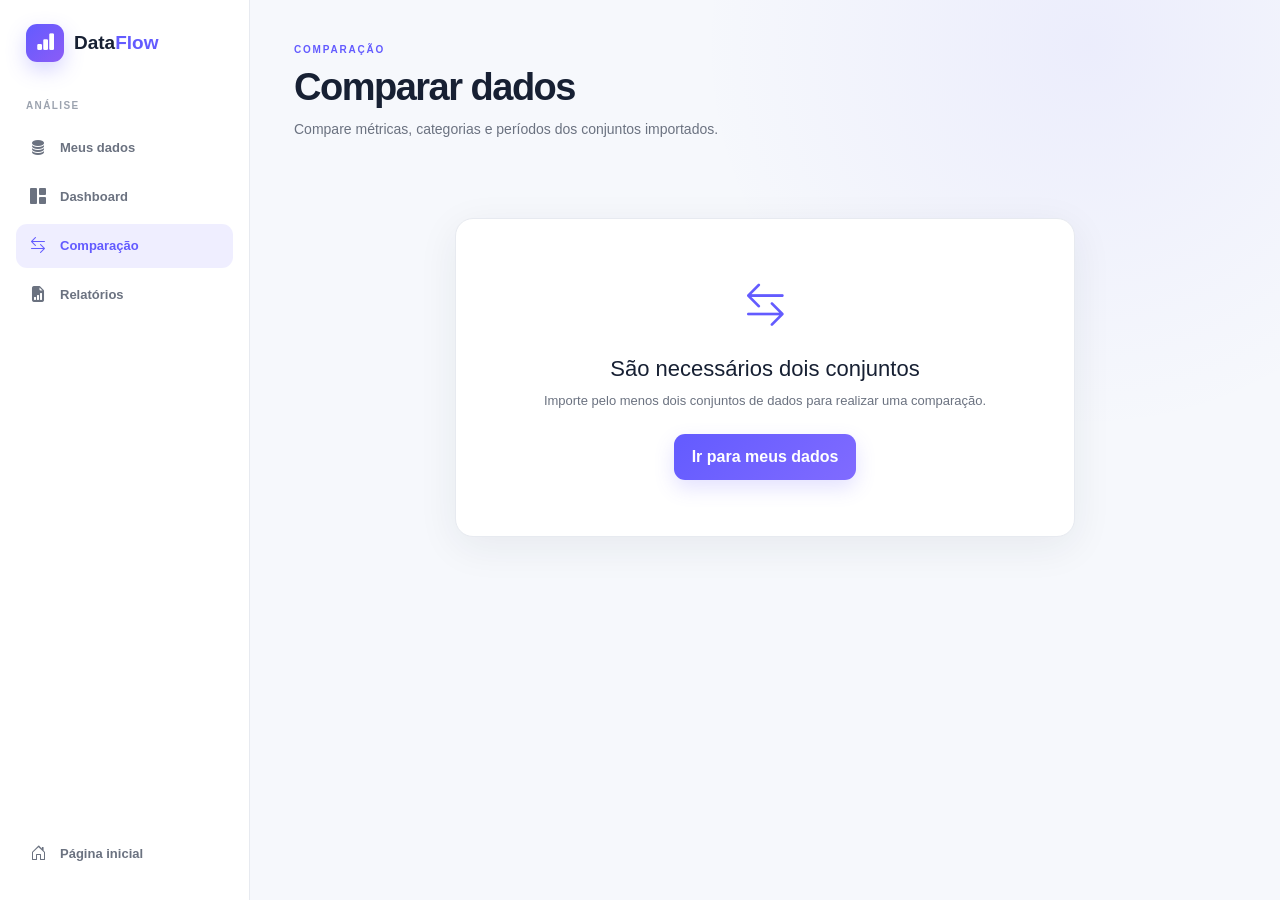
<file: comparison.html>
<!DOCTYPE html>
<html lang="pt-BR">
<head>
    <meta charset="UTF-8">
    <meta name="viewport" content="width=device-width, initial-scale=1.0">
    <title>Comparação — DataFlow</title>
    <link href="https://cdn.jsdelivr.net/npm/bootstrap@5.3.3/dist/css/bootstrap.min.css" rel="stylesheet">
    <link href="https://cdn.jsdelivr.net/npm/bootstrap-icons@1.11.3/font/bootstrap-icons.css" rel="stylesheet">
    <link rel="stylesheet" href="css/style.css">
    <link rel="stylesheet" href="css/dashboard.css">
</head>
<body class="dashboard-body">
<div class="dashboard-wrapper">
    <aside class="sidebar" id="sidebar">
        <div class="sidebar-brand">
            <div class="brand-icon"><i class="bi bi-bar-chart-fill"></i></div>
            <span>Data<span class="brand-highlight">Flow</span></span>
        </div>
        <nav class="sidebar-nav">
            <span class="sidebar-label">ANÁLISE</span>
            <a href="datasets.html" class="sidebar-link"><i class="bi bi-database-fill"></i><span>Meus dados</span></a>
            <a href="dashboard.html" class="sidebar-link"><i class="bi bi-grid-1x2-fill"></i><span>Dashboard</span></a>
            <a href="comparison.html" class="sidebar-link active" aria-current="page"><i class="bi bi-arrow-left-right"></i><span>Comparação</span></a>
            <a href="reports.html" class="sidebar-link"><i class="bi bi-file-earmark-bar-graph-fill"></i><span>Relatórios</span></a>
        </nav>
        <a href="index.html" class="sidebar-link sidebar-home"><i class="bi bi-house-door"></i><span>Página inicial</span></a>
    </aside>
    <main class="dashboard-main">
        <button class="sidebar-toggle" id="sidebarToggle" type="button" aria-label="Abrir menu"><i class="bi bi-list"></i></button>
        <header class="dashboard-header">
            <div>
                <span class="page-overline">COMPARAÇÃO</span>
                <h1>Comparar dados</h1>
                <p>Compare métricas, categorias e períodos dos conjuntos importados.</p>
            </div>
        </header>
        <section id="comparisonWorkspace" class="dashboard-workspace">
            <div id="comparisonEmpty" class="empty-state d-none">
                <i class="bi bi-arrow-left-right"></i>
                <h2>São necessários dois conjuntos</h2>
                <p>Importe pelo menos dois conjuntos de dados para realizar uma comparação.</p>
                <a href="datasets.html" class="btn btn-primary-custom">Ir para meus dados</a>
            </div>
            <div id="comparisonPanel" class="comparison-panel d-none">
                <section class="dashboard-card comparison-config">
                    <div><span class="selection-step">ETAPA 5</span><h2>Configure a comparação</h2><p>Escolha dois conjuntos e uma métrica numérica de cada um.</p></div>
                    <div class="comparison-select-grid">
                        <label>Conjunto A<select id="comparisonDatasetA" class="form-select"></select></label>
                        <label>Métrica A<select id="comparisonMetricA" class="form-select"></select></label>
                        <label>Conjunto B<select id="comparisonDatasetB" class="form-select"></select></label>
                        <label>Métrica B<select id="comparisonMetricB" class="form-select"></select></label>
                    </div>
                </section>
                <section id="comparisonResult" class="comparison-result d-none">
                    <div id="comparisonCards" class="comparison-cards"></div>
                    <div class="dashboard-card comparison-table-card">
                        <h2>Resumo comparativo</h2>
                        <div class="table-responsive"><table class="table dataflow-table"><thead><tr><th>Indicador</th><th id="comparisonNameA">A</th><th id="comparisonNameB">B</th><th>Diferença B − A</th></tr></thead><tbody id="comparisonTableBody"></tbody></table></div>
                    </div>
                </section>
            </div>
        </section>
    </main>
</div>
<script src="js/storage.js"></script>
<script src="js/analytics.js"></script>
<script src="js/comparison.js"></script>
<script src="js/app.js"></script>
</body>
</html>
</file>
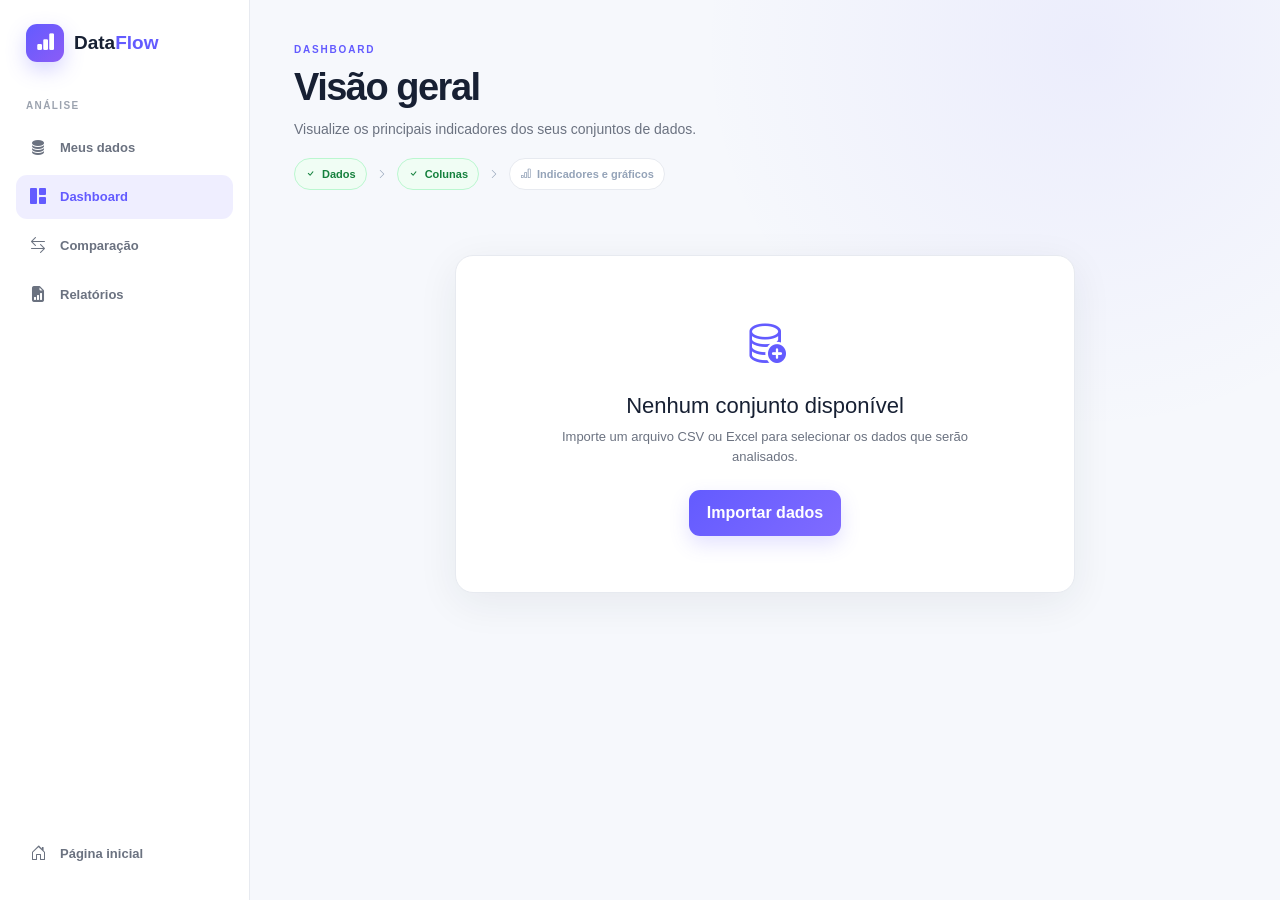
<file: dashboard.html>
<!DOCTYPE html>
<html lang="pt-BR">
<head>
    <meta charset="UTF-8">
    <meta name="viewport" content="width=device-width, initial-scale=1.0">
    <title>Dashboard — DataFlow</title>
    <link href="https://cdn.jsdelivr.net/npm/bootstrap@5.3.3/dist/css/bootstrap.min.css" rel="stylesheet">
    <link href="https://cdn.jsdelivr.net/npm/bootstrap-icons@1.11.3/font/bootstrap-icons.css" rel="stylesheet">
    <link rel="stylesheet" href="css/style.css">
    <link rel="stylesheet" href="css/dashboard.css">
</head>
<body class="dashboard-body">
<div class="dashboard-wrapper">
    <aside class="sidebar" id="sidebar">
        <div class="sidebar-brand">
            <div class="brand-icon"><i class="bi bi-bar-chart-fill"></i></div>
            <span>Data<span class="brand-highlight">Flow</span></span>
        </div>
        <nav class="sidebar-nav">
            <span class="sidebar-label">ANÁLISE</span>
            <a href="datasets.html" class="sidebar-link"><i class="bi bi-database-fill"></i><span>Meus dados</span></a>
            <a href="dashboard.html" class="sidebar-link active" aria-current="page"><i class="bi bi-grid-1x2-fill"></i><span>Dashboard</span></a>
            <a href="comparison.html" class="sidebar-link"><i class="bi bi-arrow-left-right"></i><span>Comparação</span></a>
            <a href="reports.html" class="sidebar-link"><i class="bi bi-file-earmark-bar-graph-fill"></i><span>Relatórios</span></a>
        </nav>
        <a href="index.html" class="sidebar-link sidebar-home"><i class="bi bi-house-door"></i><span>Página inicial</span></a>
    </aside>
    <main class="dashboard-main">
        <button class="sidebar-toggle" id="sidebarToggle" type="button" aria-label="Abrir menu"><i class="bi bi-list"></i></button>
        <header class="dashboard-header">
            <div>
                <span class="page-overline">DASHBOARD</span>
                <h1>Visão geral</h1>
                <p>Visualize os principais indicadores dos seus conjuntos de dados.</p>
            </div>
        </header>
        <div class="dashboard-progress" aria-label="Etapas do Dashboard">
            <span class="done"><i class="bi bi-check"></i> Dados</span>
            <i class="bi bi-chevron-right"></i>
            <span class="done"><i class="bi bi-check"></i> Colunas</span>
            <i class="bi bi-chevron-right"></i>
            <span><i class="bi bi-bar-chart"></i> Indicadores e gráficos</span>
        </div>
        <section id="dashboardWorkspace" class="dashboard-workspace">
            <div id="dashboardEmptyState" class="empty-state d-none">
                <i class="bi bi-database-add"></i>
                <h2>Nenhum conjunto disponível</h2>
                <p>Importe um arquivo CSV ou Excel para selecionar os dados que serão analisados.</p>
                <a href="datasets.html" class="btn btn-primary-custom">Importar dados</a>
            </div>

            <div id="datasetSelectionPanel" class="dataset-selection-panel d-none">
                <section class="dashboard-card dataset-selector-card">
                    <div class="dataset-selector-copy">
                        <span class="selection-step">ETAPA 1</span>
                        <h2>Escolha o conjunto de dados</h2>
                        <p>Selecione qual arquivo será usado nas próximas análises do Dashboard.</p>
                    </div>

                    <div class="dataset-selector-control">
                        <label class="form-label" for="dashboardDatasetSelect">Conjunto de dados</label>
                        <select class="form-select" id="dashboardDatasetSelect">
                            <option value="">Selecione um conjunto</option>
                        </select>
                    </div>
                </section>

                <section id="selectedDatasetSummary" class="selected-dataset-summary d-none" aria-live="polite">
                    <div class="selected-dataset-heading">
                        <div class="selected-dataset-icon">
                            <i class="bi bi-file-earmark-spreadsheet"></i>
                        </div>
                        <div>
                            <span>CONJUNTO SELECIONADO</span>
                            <h3 id="selectedDatasetName"></h3>
                            <p id="selectedDatasetDescription"></p>
                        </div>
                        <span class="status-badge selected-status">
                            <i class="bi bi-check-circle-fill"></i>
                            Pronto para analisar
                        </span>
                    </div>

                    <div class="selected-dataset-meta">
                        <div><small>Registros</small><strong id="selectedDatasetRows">0</strong></div>
                        <div><small>Colunas</small><strong id="selectedDatasetColumns">0</strong></div>
                        <div><small>Formato</small><strong id="selectedDatasetFormat">—</strong></div>
                        <div><small>Atualizado</small><strong id="selectedDatasetUpdated">—</strong></div>
                    </div>

                    <div class="next-step-note">
                        <i class="bi bi-info-circle"></i>
                        <span>Agora escolha abaixo quais colunas serão usadas na análise.</span>
                    </div>
                </section>

                <section id="columnSelectionPanel" class="column-selection-panel d-none" aria-live="polite">
                    <div class="column-selection-heading">
                        <div>
                            <span class="selection-step">ETAPA 2</span>
                            <h2>Escolha as colunas da análise</h2>
                            <p>Defina como os dados serão agrupados e qual valor será calculado.</p>
                        </div>
                        <span id="columnSelectionStatus" class="column-selection-status">
                            <i class="bi bi-circle"></i>
                            Selecione as duas colunas
                        </span>
                    </div>

                    <div class="column-selection-grid">
                        <div class="column-field-card">
                            <div class="column-field-icon category"><i class="bi bi-tags"></i></div>
                            <div class="column-field-copy">
                                <label for="categoryColumnSelect">Categoria ou período</label>
                                <small>Coluna usada para agrupar os resultados, como região, produto ou data.</small>
                            </div>
                            <select class="form-select" id="categoryColumnSelect">
                                <option value="">Selecione uma coluna</option>
                            </select>
                        </div>

                        <div class="column-field-card">
                            <div class="column-field-icon metric"><i class="bi bi-123"></i></div>
                            <div class="column-field-copy">
                                <label for="metricColumnSelect">Métrica numérica</label>
                                <small>Coluna usada nos cálculos, como quantidade, valor ou prazo.</small>
                            </div>
                            <select class="form-select" id="metricColumnSelect">
                                <option value="">Selecione uma coluna numérica</option>
                            </select>
                        </div>
                    </div>

                    <div id="columnSelectionWarning" class="column-selection-warning d-none">
                        <i class="bi bi-exclamation-triangle"></i>
                        <span></span>
                    </div>

                    <div id="columnSelectionReady" class="column-selection-ready d-none">
                        <i class="bi bi-check-circle-fill"></i>
                        <div>
                            <strong>Configuração salva</strong>
                            <span id="columnSelectionSummary"></span>
                        </div>
                        <button id="viewChartsButton" class="btn btn-primary-custom btn-sm" type="button">
                            Ver indicadores e gráficos <i class="bi bi-arrow-down"></i>
                        </button>
                    </div>
                </section>

                <section id="dashboardAnalytics" class="dashboard-analytics d-none" aria-live="polite">
                    <div class="analytics-heading">
                        <div>
                            <span class="selection-step">ETAPA 3</span>
                            <h2>Indicadores da métrica</h2>
                            <p id="analyticsSubtitle"></p>
                        </div>
                    </div>

                    <div class="kpi-grid">
                        <article class="kpi-card"><span>Registros válidos</span><strong id="kpiCount">0</strong><i class="bi bi-list-check"></i></article>
                        <article class="kpi-card"><span>Total</span><strong id="kpiTotal">0</strong><i class="bi bi-calculator"></i></article>
                        <article class="kpi-card"><span>Média</span><strong id="kpiAverage">0</strong><i class="bi bi-activity"></i></article>
                        <article class="kpi-card"><span>Mínimo</span><strong id="kpiMin">0</strong><i class="bi bi-arrow-down"></i></article>
                        <article class="kpi-card"><span>Máximo</span><strong id="kpiMax">0</strong><i class="bi bi-arrow-up"></i></article>
                    </div>

                    <div class="chart-card">
                        <div class="chart-card-header">
                            <div>
                                <span class="selection-step">ETAPA 4</span>
                                <h2 id="chartTitle">Visualização por categoria</h2>
                            </div>
                        </div>
                        <div class="chart-type-gallery" id="chartTypeGallery" aria-label="Tipos de gráfico">
                            <button type="button" class="active" data-chart="bar"><i class="bi bi-bar-chart-fill"></i><span>Barras horizontais</span></button>
                            <button type="button" data-chart="horizontal"><i class="bi bi-bar-chart-steps"></i><span>Colunas</span></button>
                            <button type="button" data-chart="line"><i class="bi bi-graph-up"></i><span>Linhas</span></button>
                            <button type="button" data-chart="area"><i class="bi bi-graph-up-arrow"></i><span>Área</span></button>
                            <button type="button" data-chart="pie"><i class="bi bi-pie-chart-fill"></i><span>Pizza</span></button>
                            <button type="button" data-chart="doughnut"><i class="bi bi-circle"></i><span>Rosca</span></button>
                            <button type="button" data-chart="bar3d"><i class="bi bi-box-fill"></i><span>Barras 3D</span></button>
                        </div>
                        <div id="analyticsChart" class="analytics-chart"></div>
                        <p id="chartFootnote" class="chart-footnote"></p>
                    </div>
                </section>
            </div>
        </section>
    </main>
</div>
<script src="js/storage.js"></script>
<script src="js/dashboard.js"></script>
<script src="js/app.js"></script>
</body>
</html>
</file>
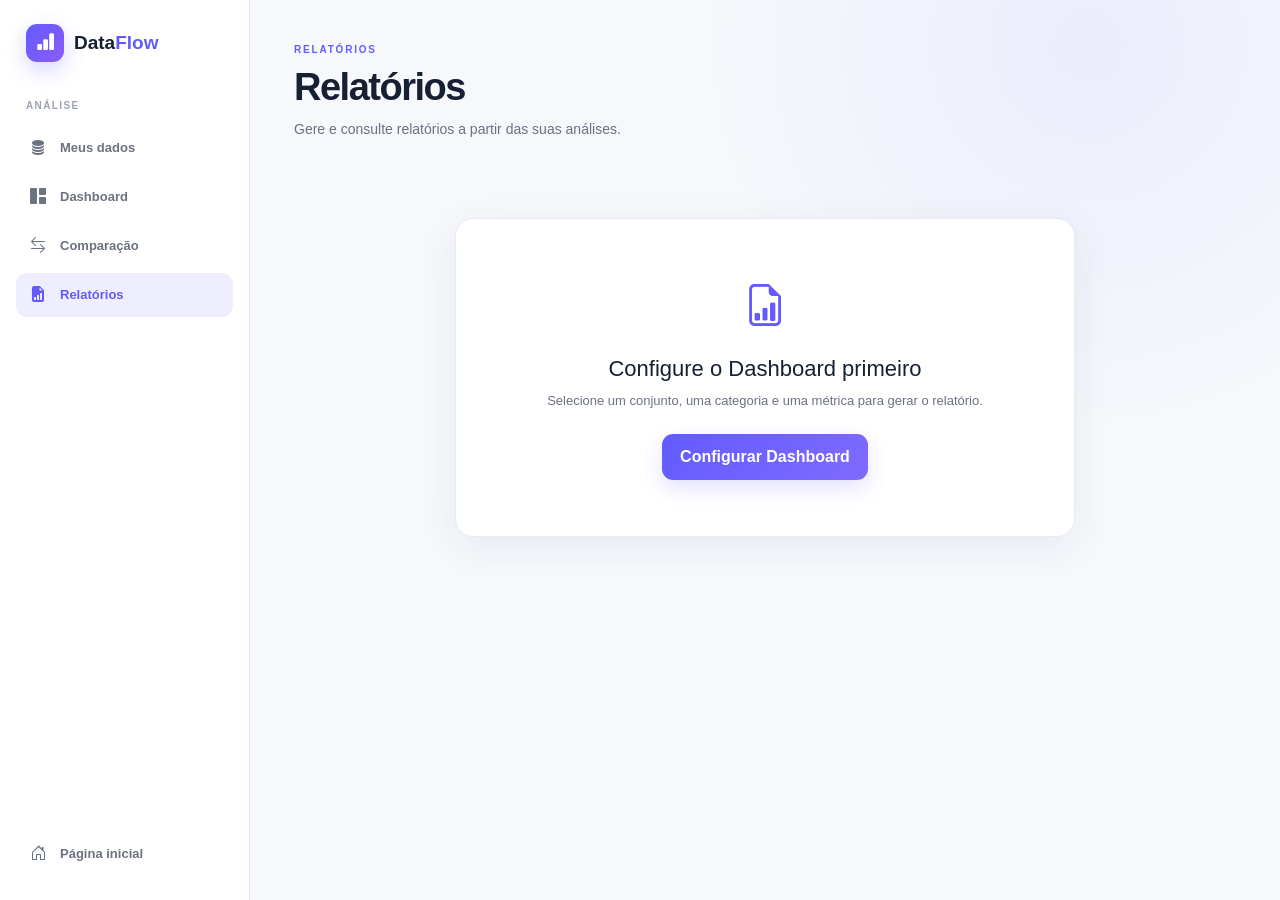
<file: reports.html>
<!DOCTYPE html>
<html lang="pt-BR">
<head>
    <meta charset="UTF-8">
    <meta name="viewport" content="width=device-width, initial-scale=1.0">
    <title>Relatórios — DataFlow</title>
    <link href="https://cdn.jsdelivr.net/npm/bootstrap@5.3.3/dist/css/bootstrap.min.css" rel="stylesheet">
    <link href="https://cdn.jsdelivr.net/npm/bootstrap-icons@1.11.3/font/bootstrap-icons.css" rel="stylesheet">
    <link rel="stylesheet" href="css/style.css">
    <link rel="stylesheet" href="css/dashboard.css">
</head>
<body class="dashboard-body">
<div class="dashboard-wrapper">
    <aside class="sidebar" id="sidebar">
        <div class="sidebar-brand">
            <div class="brand-icon"><i class="bi bi-bar-chart-fill"></i></div>
            <span>Data<span class="brand-highlight">Flow</span></span>
        </div>
        <nav class="sidebar-nav">
            <span class="sidebar-label">ANÁLISE</span>
            <a href="datasets.html" class="sidebar-link"><i class="bi bi-database-fill"></i><span>Meus dados</span></a>
            <a href="dashboard.html" class="sidebar-link"><i class="bi bi-grid-1x2-fill"></i><span>Dashboard</span></a>
            <a href="comparison.html" class="sidebar-link"><i class="bi bi-arrow-left-right"></i><span>Comparação</span></a>
            <a href="reports.html" class="sidebar-link active" aria-current="page"><i class="bi bi-file-earmark-bar-graph-fill"></i><span>Relatórios</span></a>
        </nav>
        <a href="index.html" class="sidebar-link sidebar-home"><i class="bi bi-house-door"></i><span>Página inicial</span></a>
    </aside>
    <main class="dashboard-main">
        <button class="sidebar-toggle" id="sidebarToggle" type="button" aria-label="Abrir menu"><i class="bi bi-list"></i></button>
        <header class="dashboard-header">
            <div>
                <span class="page-overline">RELATÓRIOS</span>
                <h1>Relatórios</h1>
                <p>Gere e consulte relatórios a partir das suas análises.</p>
            </div>
            <button id="printReportButton" class="btn btn-primary-custom d-none"><i class="bi bi-printer"></i> Imprimir / salvar PDF</button>
        </header>
        <section id="reportsWorkspace" class="dashboard-workspace">
            <div id="reportsEmpty" class="empty-state d-none">
                <i class="bi bi-file-earmark-bar-graph"></i>
                <h2>Configure o Dashboard primeiro</h2>
                <p>Selecione um conjunto, uma categoria e uma métrica para gerar o relatório.</p>
                <a href="dashboard.html" class="btn btn-primary-custom">Configurar Dashboard</a>
            </div>
            <article id="reportDocument" class="report-document d-none">
                <header class="report-header"><div><span>DATAFLOW</span><h1>Relatório de análise</h1><p id="reportGeneratedAt"></p></div><div class="report-brand-icon"><i class="bi bi-bar-chart-fill"></i></div></header>
                <section class="report-context"><div><small>Conjunto</small><strong id="reportDatasetName"></strong></div><div><small>Categoria</small><strong id="reportCategory"></strong></div><div><small>Métrica</small><strong id="reportMetric"></strong></div></section>
                <section id="reportKpis" class="report-kpis"></section>
                <section class="report-table-section"><h2>Resultados por categoria</h2><div class="table-responsive"><table class="table dataflow-table"><thead><tr><th>Categoria</th><th>Valor</th><th>Participação</th></tr></thead><tbody id="reportTableBody"></tbody></table></div></section>
                <footer class="report-footer">Relatório gerado localmente pelo DataFlow.</footer>
            </article>
        </section>
    </main>
</div>
<script src="js/storage.js"></script>
<script src="js/analytics.js"></script>
<script src="js/insights.js"></script>
<script src="js/app.js"></script>
</body>
</html>
</file>
<file: css/style.css>
:root {

    --primary: #635bff;
    --primary-dark: #5148e5;

    --secondary: #00b8a9;

    --background: #f6f8fc;
    --surface: #ffffff;

    --text: #172033;
    --text-muted: #6b7280;

    --border: #e7eaf0;

    --success: #22c55e;
    --warning: #f59e0b;
    --danger: #ef4444;

    --radius: 18px;

    --shadow:
        0 10px 40px rgba(30, 41, 59, .07);

}


* {
    box-sizing: border-box;
}


html {
    scroll-behavior: smooth;
}


body {

    margin: 0;

    font-family:
        'Inter',
        sans-serif;

    color: var(--text);

    background:
        var(--background);

}


a {
    text-decoration: none;
}


.brand-highlight {
    color: var(--primary);
}


.brand-icon {

    width: 38px;
    height: 38px;

    display: flex;
    align-items: center;
    justify-content: center;

    color: white;

    border-radius: 11px;

    background:
        linear-gradient(
            135deg,
            var(--primary),
            #8b5cf6
        );

    box-shadow:
        0 8px 20px rgba(99,91,255,.25);

}


.btn-primary-custom {

    border: none;

    color: white;

    background:
        linear-gradient(
            135deg,
            var(--primary),
            #806bff
        );

    border-radius: 11px;

    padding: 11px 18px;

    font-weight: 600;

    box-shadow:
        0 8px 20px rgba(99,91,255,.18);

    transition:
        transform .2s ease,
        box-shadow .2s ease;

}


.btn-primary-custom:hover {

    color: white;

    transform:
        translateY(-2px);

    box-shadow:
        0 12px 28px rgba(99,91,255,.28);

}


.btn-outline-custom {

    border:
        1px solid var(--border);

    color: var(--text);

    background: rgba(255,255,255,.6);

    border-radius: 11px;

    padding: 11px 18px;

    font-weight: 600;

}


.btn-outline-custom:hover {

    background: white;

    color: var(--primary);

    border-color: var(--primary);

}


/* NAVBAR */

.dataflow-navbar {

    background:
        rgba(246,248,252,.75);

    backdrop-filter:
        blur(20px);

    border-bottom:
        1px solid rgba(231,234,240,.7);

}


.navbar-brand {

    font-size: 20px;

    font-weight: 800;

    color: var(--text);

}


.nav-link {

    color: var(--text-muted);

    font-weight: 500;

}


.nav-link:hover {
    color: var(--primary);
}


/* HERO */

.hero-section {

    position: relative;

    overflow: hidden;

}


.hero-section::before {

    content: "";

    position: absolute;

    width: 600px;
    height: 600px;

    border-radius: 50%;

    background:
        radial-gradient(
            circle,
            rgba(99,91,255,.16),
            transparent 70%
        );

    top: 5%;
    right: -15%;

    pointer-events: none;

}


.hero-badge {

    display: inline-flex;

    align-items: center;

    gap: 8px;

    padding:
        8px 13px;

    border:
        1px solid rgba(99,91,255,.15);

    border-radius: 50px;

    color: var(--primary);

    background:
        rgba(99,91,255,.07);

    font-size: 13px;

    font-weight: 600;

}


.pulse-dot {

    width: 7px;
    height: 7px;

    border-radius: 50%;

    background: var(--success);

    box-shadow:
        0 0 0 5px rgba(34,197,94,.12);

}


.hero-title {

    font-size:
        clamp(3rem, 7vw, 6rem);

    line-height: .98;

    letter-spacing: -4px;

    font-weight: 800;

    margin:
        25px 0;

    max-width: 850px;

}


.gradient-text {

    background:
        linear-gradient(
            135deg,
            var(--primary),
            #a855f7,
            #00b8a9
        );

    -webkit-background-clip: text;

    background-clip: text;

    color: transparent;

}


.hero-description {

    max-width: 650px;

    font-size: 18px;

    line-height: 1.7;

    color: var(--text-muted);

}


.hero-actions {

    display: flex;

    gap: 12px;

    margin-top: 30px;

}


.hero-stats {

    display: flex;

    gap: 45px;

    margin-top: 55px;

}


.hero-stats div {

    display: flex;

    flex-direction: column;

}


.hero-stats strong {

    font-size: 22px;

}


.hero-stats span {

    font-size: 13px;

    color: var(--text-muted);

}


/* PREVIEW */

.hero-dashboard-preview {

    background:
        rgba(255,255,255,.8);

    backdrop-filter:
        blur(20px);

    border:
        1px solid rgba(255,255,255,.9);

    border-radius:
        22px;

    box-shadow:
        0 35px 80px rgba(30,41,59,.14);

    overflow: hidden;

    transform:
        perspective(1000px)
        rotateY(-5deg)
        rotateX(3deg);

}


.preview-header {

    height: 48px;

    display: flex;

    align-items: center;

    justify-content: space-between;

    padding: 0 16px;

    font-size: 11px;

    color: var(--text-muted);

    border-bottom:
        1px solid var(--border);

}


.preview-dots {

    display: flex;

    gap: 5px;

}


.preview-dots span {

    width: 7px;
    height: 7px;

    border-radius: 50%;

    background: #d1d5db;

}


.preview-content {
    padding: 20px;
}


.preview-card-row {

    display: grid;

    grid-template-columns:
        1fr 1fr;

    gap: 10px;

}


.mini-card {

    padding: 15px;

    background: #f8fafc;

    border:
        1px solid var(--border);

    border-radius: 12px;

}


.mini-card small {

    display: block;

    color: var(--text-muted);

    font-size: 10px;

}


.mini-card strong {

    display: block;

    margin:
        7px 0;

    font-size: 19px;

}


.positive {

    color: var(--success);

}


.mini-card .positive {

    font-size: 10px;

}


.fake-chart {

    margin-top: 15px;

    padding: 15px;

    border:
        1px solid var(--border);

    border-radius: 12px;

}


.chart-title {

    display: flex;

    justify-content: space-between;

    font-size: 11px;

    font-weight: 600;

}


.chart-title small {

    color: var(--text-muted);

}


.chart-bars {

    height: 150px;

    display: flex;

    align-items: end;

    gap: 9px;

    margin-top: 20px;

}


.chart-bars div {

    flex: 1;

    border-radius:
        6px 6px 2px 2px;

    background:
        linear-gradient(
            to top,
            var(--primary),
            #a78bfa
        );

}


/* SECTIONS */

.section-padding {

    padding:
        110px 0;

}


.section-heading {

    max-width: 720px;

    margin:
        0 auto;

}


.section-label {

    color: var(--primary);

    font-size: 12px;

    font-weight: 800;

    letter-spacing: 2px;

}


.section-heading h2 {

    font-size:
        clamp(2rem, 4vw, 3.5rem);

    font-weight: 800;

    letter-spacing: -2px;

    margin:
        15px 0;

}


.section-heading p {

    color: var(--text-muted);

    line-height: 1.7;

}


/* FEATURES */

.feature-card {

    height: 100%;

    padding: 30px;

    background: white;

    border:
        1px solid var(--border);

    border-radius:
        var(--radius);

    box-shadow:
        var(--shadow);

    transition:
        transform .25s ease,
        box-shadow .25s ease;

}


.feature-card:hover {

    transform:
        translateY(-7px);

    box-shadow:
        0 20px 50px rgba(30,41,59,.11);

}


.feature-icon {

    width: 52px;
    height: 52px;

    display: flex;

    align-items: center;
    justify-content: center;

    border-radius: 14px;

    font-size: 21px;

    margin-bottom: 25px;

}


.feature-icon.purple {

    color: var(--primary);

    background:
        rgba(99,91,255,.1);

}


.feature-icon.green {

    color: var(--success);

    background:
        rgba(34,197,94,.1);

}


.feature-icon.orange {

    color: var(--warning);

    background:
        rgba(245,158,11,.1);

}


.feature-card h3 {

    font-size: 19px;

    font-weight: 700;

}


.feature-card p {

    color: var(--text-muted);

    line-height: 1.7;

}


/* STEPS */

.steps-container {

    max-width: 800px;

    margin:
        60px auto 0;

}


.step {

    display: flex;

    gap: 25px;

    padding:
        30px 0;

    border-bottom:
        1px solid var(--border);

}


.step-number {

    color: var(--primary);

    font-weight: 800;

    font-size: 14px;

}


.step h3 {

    margin: 0 0 8px;

    font-size: 19px;

}


.step p {

    margin: 0;

    color: var(--text-muted);

    line-height: 1.6;

}


/* FOOTER */

.dataflow-footer {

    padding:
        30px 0;

    border-top:
        1px solid var(--border);

    color: var(--text-muted);

    font-size: 13px;

}


/* PARTICLES */

#particles-js {

    position: fixed;

    inset: 0;

    z-index: -1;

    pointer-events: none;

}


/* RESPONSIVE */

@media(max-width: 768px) {

    .hero-title {
        letter-spacing: -2px;
    }

    .hero-actions {
        flex-direction: column;
    }

    .hero-stats {
        gap: 20px;
    }

    .hero-dashboard-preview {
        margin-top: 50px;
    }

}

/* =========================
   DATASET ANALYZER
========================= */

.dataflow-modal {
    border: 1px solid var(--border);
    border-radius: 20px;
    overflow: hidden;
}

.dataset-analysis-empty {
    min-height: 420px;
    display: flex;
    flex-direction: column;
    align-items: center;
    justify-content: center;
    text-align: center;
    padding: 40px;
    border: 1px dashed var(--border);
    border-radius: 16px;
    background: #fafbfe;
    color: var(--text-muted);
}

.dataset-analysis-empty i {
    font-size: 42px;
    color: var(--primary);
    margin-bottom: 16px;
}

.dataset-analysis-empty h6 {
    color: var(--text);
    font-size: 16px;
    margin-bottom: 8px;
}

.dataset-analysis-empty p {
    max-width: 360px;
    margin: 0;
    font-size: 13px;
    line-height: 1.6;
}

.dataset-file-card {
    display: flex;
    align-items: center;
    gap: 12px;
    padding: 12px;
    border: 1px solid var(--border);
    border-radius: 14px;
    background: #fafbfe;
}

.dataset-file-icon {
    width: 42px;
    height: 42px;
    flex: 0 0 42px;
    display: flex;
    align-items: center;
    justify-content: center;
    border-radius: 12px;
    color: var(--success);
    background: rgba(34, 197, 94, .1);
    font-size: 20px;
}

.dataset-file-card strong,
.dataset-file-card small {
    display: block;
}

.dataset-file-card strong {
    overflow: hidden;
    text-overflow: ellipsis;
    white-space: nowrap;
}

.dataset-file-card small {
    margin-top: 2px;
    color: var(--text-muted);
    font-size: 11px;
}

.analysis-mini-card {
    min-height: 92px;
    padding: 14px;
    border: 1px solid var(--border);
    border-radius: 14px;
    background: #fff;
}

.analysis-mini-card i {
    display: block;
    color: var(--primary);
    font-size: 16px;
    margin-bottom: 6px;
}

.analysis-mini-card small,
.analysis-mini-card strong {
    display: block;
}

.analysis-mini-card small {
    color: var(--text-muted);
    font-size: 11px;
}

.analysis-mini-card strong {
    margin-top: 2px;
    font-size: 20px;
}

.dataset-analysis-section {
    padding: 16px;
    border: 1px solid var(--border);
    border-radius: 16px;
    background: #fff;
}

.dataset-analysis-section .dataflow-table {
    min-width: 520px;
}

.dataset-analysis-section .dataflow-table th {
    font-size: 11px;
}

.dataset-analysis-section .dataflow-table td {
    font-size: 12px;
    vertical-align: middle;
}

.column-type-badge {
    display: inline-flex;
    align-items: center;
    gap: 5px;
    padding: 5px 8px;
    border-radius: 8px;
    font-size: 10px;
    font-weight: 700;
}

.type-number {
    color: #4f46e5;
    background: rgba(99, 91, 255, .1);
}

.type-date {
    color: #0f766e;
    background: rgba(20, 184, 166, .1);
}

.type-text {
    color: #475569;
    background: rgba(100, 116, 139, .1);
}

@media(max-width: 768px) {
    .dataset-analysis-empty {
        min-height: 260px;
    }

    .dataset-file-card .badge {
        display: none;
    }
}
</file>
<file: css/dashboard.css>
/* =========================
   DATAFLOW — APP / DASHBOARD
========================= */

.dashboard-body {
    min-height: 100vh;
    background:
        radial-gradient(circle at 85% 5%, rgba(99,91,255,.07), transparent 28%),
        var(--background);
}

.dashboard-wrapper {
    min-height: 100vh;
    display: flex;
}

.sidebar {
    position: fixed;
    inset: 0 auto 0 0;
    z-index: 20;
    width: 250px;
    display: flex;
    flex-direction: column;
    padding: 24px 16px;
    background: rgba(255,255,255,.92);
    border-right: 1px solid var(--border);
    backdrop-filter: blur(18px);
}

.sidebar-brand {
    display: flex;
    align-items: center;
    gap: 10px;
    padding: 0 10px 28px;
    color: var(--text);
    font-size: 19px;
    font-weight: 800;
}

.sidebar-nav {
    display: flex;
    flex-direction: column;
    gap: 5px;
}

.sidebar-home {
    margin-top: auto;
}

.sidebar-toggle {
    display: none;
    width: 42px;
    height: 42px;
    margin-bottom: 20px;
    align-items: center;
    justify-content: center;
    border: 1px solid var(--border);
    border-radius: 11px;
    color: var(--text);
    background: #fff;
    font-size: 22px;
    box-shadow: var(--shadow);
}

.sidebar-label {
    margin: 8px 10px 8px;
    color: #9ca3af;
    font-size: 10px;
    font-weight: 800;
    letter-spacing: 1.4px;
}

.sidebar-link {
    display: flex;
    align-items: center;
    gap: 12px;
    min-height: 44px;
    padding: 10px 12px;
    border-radius: 11px;
    color: var(--text-muted);
    font-size: 13px;
    font-weight: 600;
    transition: .2s ease;
}

.sidebar-link i {
    width: 20px;
    text-align: center;
    font-size: 16px;
}

.sidebar-link:hover {
    color: var(--primary);
    background: rgba(99,91,255,.06);
}

.sidebar-link.active {
    color: var(--primary);
    background: rgba(99,91,255,.10);
}

.dashboard-main {
    width: calc(100% - 250px);
    min-height: 100vh;
    margin-left: 250px;
    padding: 42px 44px;
}

.dashboard-progress { display:flex; align-items:center; gap:10px; margin:-10px 0 24px; color:#94a3b8; font-size:11px; font-weight:700; }
.dashboard-progress span { display:inline-flex; align-items:center; gap:6px; padding:7px 10px; border-radius:999px; background:#fff; border:1px solid var(--border); }
.dashboard-progress span.done { color:#15803d; background:#f0fdf4; border-color:#bbf7d0; }
.dashboard-progress > i { font-size:10px; }

.dashboard-header {
    display: flex;
    align-items: flex-end;
    justify-content: space-between;
    gap: 24px;
    margin-bottom: 28px;
}

.page-overline {
    display: block;
    margin-bottom: 8px;
    color: var(--primary);
    font-size: 10px;
    font-weight: 800;
    letter-spacing: 1.8px;
}

.dashboard-header h1 {
    margin: 0;
    color: var(--text);
    font-size: clamp(28px, 3vw, 38px);
    font-weight: 800;
    letter-spacing: -1.5px;
}

.dashboard-header p {
    margin: 8px 0 0;
    color: var(--text-muted);
    font-size: 14px;
}

.dashboard-card {
    overflow: hidden;
    background: rgba(255,255,255,.94);
    border: 1px solid var(--border);
    border-radius: var(--radius);
    box-shadow: var(--shadow);
}

.dataflow-table {
    margin: 0;
    color: var(--text);
}

.dataflow-table thead th {
    padding: 15px 18px;
    color: #7b8494;
    background: #fafbfc;
    border-bottom: 1px solid var(--border);
    font-size: 11px;
    font-weight: 800;
    text-transform: uppercase;
    letter-spacing: .5px;
    white-space: nowrap;
}

.dataflow-table tbody td {
    padding: 16px 18px;
    border-color: var(--border);
    vertical-align: middle;
    font-size: 13px;
}

.dataflow-table tbody tr:last-child td {
    border-bottom: 0;
}

.status-badge {
    display: inline-flex;
    align-items: center;
    padding: 6px 9px;
    border-radius: 8px;
    color: #15803d;
    background: rgba(34,197,94,.09);
    font-size: 10px;
    font-weight: 700;
}

.icon-button {
    width: 34px;
    height: 34px;
    display: inline-flex;
    align-items: center;
    justify-content: center;
    border: 0;
    border-radius: 9px;
    color: #94a3b8;
    background: transparent;
    transition: .2s ease;
}

.icon-button:hover {
    color: var(--danger);
    background: rgba(239,68,68,.08);
}

.dashboard-main .text-muted {
    color: var(--text-muted) !important;
}

/* IMPORTAÇÃO */

.dataset-import-options {
    display: grid;
    grid-template-columns: 1fr 1fr;
    gap: 10px;
}

.import-option {
    min-height: 118px;
    display: flex;
    flex-direction: column;
    align-items: flex-start;
    justify-content: center;
    gap: 5px;
    padding: 16px;
    color: var(--text);
    background: #fafbfe;
    border: 1px solid var(--border);
    border-radius: 14px;
    cursor: pointer;
    text-align: left;
    transition: .2s ease;
}

.import-option:hover {
    border-color: rgba(99,91,255,.4);
    background: rgba(99,91,255,.035);
    transform: translateY(-1px);
}

.import-option > i {
    margin-bottom: 4px;
    color: var(--primary);
    font-size: 22px;
}

.import-option strong {
    font-size: 12px;
}

.import-option small {
    color: var(--text-muted);
    font-size: 10px;
    line-height: 1.45;
}

.form-label {
    color: var(--text);
    font-size: 12px;
    font-weight: 700;
}

.form-control {
    border-color: var(--border);
    border-radius: 10px;
    padding: 10px 12px;
    color: var(--text);
    font-size: 13px;
    box-shadow: none !important;
}

.form-control:focus {
    border-color: rgba(99,91,255,.55);
}

.dataflow-modal .modal-header,
.dataflow-modal .modal-footer {
    padding: 18px 22px;
    border-color: var(--border);
}

.dataflow-modal .modal-body {
    padding: 22px;
}

/* ESTADOS VAZIOS */

.dashboard-workspace {
    min-height: 420px;
    display: flex;
    align-items: center;
    justify-content: center;
}

.dataset-selection-panel {
    width: 100%;
    align-self: flex-start;
}

.dataset-selector-card {
    display: grid;
    grid-template-columns: minmax(0, 1fr) minmax(280px, 420px);
    align-items: center;
    gap: 32px;
    padding: 26px;
}

.selection-step {
    display: block;
    margin-bottom: 7px;
    color: var(--primary);
    font-size: 10px;
    font-weight: 800;
    letter-spacing: 1.5px;
}

.dataset-selector-copy h2 {
    margin: 0 0 7px;
    font-size: 20px;
    font-weight: 800;
}

.dataset-selector-copy p {
    margin: 0;
    color: var(--text-muted);
    font-size: 13px;
}

.dataset-selector-control .form-select {
    min-height: 46px;
    border-color: var(--border);
    border-radius: 11px;
    color: var(--text);
    font-size: 13px;
    box-shadow: none;
}

.dataset-selector-control .form-select:focus {
    border-color: rgba(99,91,255,.55);
    box-shadow: 0 0 0 3px rgba(99,91,255,.08);
}

.selected-dataset-summary {
    margin-top: 18px;
    padding: 26px;
    background: rgba(255,255,255,.94);
    border: 1px solid var(--border);
    border-radius: var(--radius);
    box-shadow: var(--shadow);
}

.selected-dataset-heading {
    display: grid;
    grid-template-columns: auto minmax(0, 1fr) auto;
    align-items: center;
    gap: 15px;
}

.selected-dataset-icon {
    width: 48px;
    height: 48px;
    display: grid;
    place-items: center;
    border-radius: 14px;
    color: var(--primary);
    background: rgba(99,91,255,.09);
    font-size: 23px;
}

.selected-dataset-heading span:not(.status-badge) {
    color: #94a3b8;
    font-size: 9px;
    font-weight: 800;
    letter-spacing: 1.3px;
}

.selected-dataset-heading h3 {
    margin: 3px 0;
    font-size: 18px;
    font-weight: 800;
}

.selected-dataset-heading p {
    margin: 0;
    color: var(--text-muted);
    font-size: 12px;
}

.selected-status {
    gap: 6px;
}

.selected-dataset-meta {
    display: grid;
    grid-template-columns: repeat(4, minmax(0, 1fr));
    margin-top: 24px;
    border: 1px solid var(--border);
    border-radius: 14px;
    overflow: hidden;
}

.selected-dataset-meta > div {
    display: flex;
    flex-direction: column;
    gap: 5px;
    padding: 17px 18px;
    background: #fafbfe;
    border-right: 1px solid var(--border);
}

.selected-dataset-meta > div:last-child {
    border-right: 0;
}

.selected-dataset-meta small {
    color: var(--text-muted);
    font-size: 10px;
    font-weight: 700;
}

.selected-dataset-meta strong {
    font-size: 16px;
}

.next-step-note {
    display: flex;
    align-items: center;
    gap: 9px;
    margin-top: 18px;
    padding: 12px 14px;
    border-radius: 11px;
    color: #5148e5;
    background: rgba(99,91,255,.06);
    font-size: 12px;
}

.column-selection-panel {
    margin-top: 18px;
    padding: 26px;
    background: rgba(255,255,255,.94);
    border: 1px solid var(--border);
    border-radius: var(--radius);
    box-shadow: var(--shadow);
}

.column-selection-heading {
    display: flex;
    align-items: flex-start;
    justify-content: space-between;
    gap: 24px;
}

.column-selection-heading h2 {
    margin: 0 0 7px;
    font-size: 20px;
    font-weight: 800;
}

.column-selection-heading p {
    margin: 0;
    color: var(--text-muted);
    font-size: 13px;
}

.column-selection-status {
    display: inline-flex;
    align-items: center;
    gap: 7px;
    flex: 0 0 auto;
    padding: 7px 10px;
    border-radius: 9px;
    color: #64748b;
    background: #f1f5f9;
    font-size: 10px;
    font-weight: 700;
}

.column-selection-status.ready {
    color: #15803d;
    background: rgba(34,197,94,.09);
}

.column-selection-grid {
    display: grid;
    grid-template-columns: 1fr 1fr;
    gap: 15px;
    margin-top: 24px;
}

.column-field-card {
    display: grid;
    grid-template-columns: auto minmax(0, 1fr);
    gap: 13px;
    padding: 18px;
    border: 1px solid var(--border);
    border-radius: 14px;
    background: #fafbfe;
}

.column-field-icon {
    width: 40px;
    height: 40px;
    display: grid;
    place-items: center;
    border-radius: 11px;
    font-size: 19px;
}

.column-field-icon.category {
    color: var(--primary);
    background: rgba(99,91,255,.09);
}

.column-field-icon.metric {
    color: #0f766e;
    background: rgba(20,184,166,.10);
}

.column-field-copy label {
    display: block;
    margin-bottom: 3px;
    font-size: 12px;
    font-weight: 800;
}

.column-field-copy small {
    display: block;
    min-height: 34px;
    color: var(--text-muted);
    font-size: 10px;
    line-height: 1.55;
}

.column-field-card .form-select {
    grid-column: 1 / -1;
    min-height: 44px;
    border-color: var(--border);
    border-radius: 10px;
    color: var(--text);
    font-size: 12px;
    box-shadow: none;
}

.column-field-card .form-select:focus {
    border-color: rgba(99,91,255,.55);
    box-shadow: 0 0 0 3px rgba(99,91,255,.08);
}

.column-selection-warning,
.column-selection-ready {
    display: flex;
    align-items: center;
    gap: 10px;
    margin-top: 16px;
    padding: 12px 14px;
    border-radius: 11px;
    font-size: 12px;
}

.column-selection-warning {
    color: #92400e;
    background: #fffbeb;
    border: 1px solid #fde68a;
}

.column-selection-ready {
    color: #166534;
    background: #f0fdf4;
    border: 1px solid #bbf7d0;
}

.column-selection-ready > i {
    font-size: 19px;
}

.column-selection-ready div {
    display: flex;
    flex-direction: column;
    gap: 2px;
}

.column-selection-ready strong {
    font-size: 11px;
}

.column-selection-ready span {
    font-size: 11px;
}

.column-selection-ready .btn { margin-left:auto; white-space:nowrap; font-size:11px; }

.dashboard-analytics {
    margin-top: 18px;
}

.analytics-heading,
.chart-card {
    padding: 26px;
    background: rgba(255,255,255,.94);
    border: 1px solid var(--border);
    border-radius: var(--radius);
    box-shadow: var(--shadow);
}

.analytics-heading h2,
.chart-card h2 {
    margin: 0 0 6px;
    font-size: 20px;
    font-weight: 800;
}

.analytics-heading p { margin: 0; color: var(--text-muted); font-size: 13px; }
.kpi-grid { display:grid; grid-template-columns:repeat(5,minmax(0,1fr)); gap:12px; margin:14px 0 18px; }
.kpi-card { position:relative; min-height:112px; padding:18px; overflow:hidden; background:#fff; border:1px solid var(--border); border-radius:14px; box-shadow:0 8px 24px rgba(30,41,59,.05); }
.kpi-card span { display:block; color:var(--text-muted); font-size:10px; font-weight:700; }
.kpi-card strong { display:block; margin-top:12px; color:var(--text); font-size:clamp(16px,2vw,23px); line-height:1.1; }
.kpi-card i { position:absolute; right:14px; top:14px; color:rgba(99,91,255,.18); font-size:25px; }
.chart-card-header { display:flex; align-items:flex-start; justify-content:space-between; gap:20px; }
.chart-type-gallery { display:grid; grid-template-columns:repeat(7,minmax(82px,1fr)); gap:8px; margin-top:18px; }
.chart-type-gallery button { min-height:67px; display:flex; flex-direction:column; align-items:center; justify-content:center; gap:6px; border:1px solid var(--border); border-radius:11px; color:var(--text-muted); background:#fff; font-size:10px; font-weight:700; transition:.18s ease; }
.chart-type-gallery button i { font-size:19px; }
.chart-type-gallery button:hover { color:var(--primary); border-color:rgba(99,91,255,.4); transform:translateY(-1px); }
.chart-type-gallery button.active { color:#fff; border-color:var(--primary); background:linear-gradient(135deg,var(--primary),#806bff); box-shadow:0 8px 18px rgba(99,91,255,.2); }
.chart-type-control { width:190px; }
.chart-type-control span { display:block; margin-bottom:5px; color:var(--text-muted); font-size:10px; font-weight:700; }
.chart-type-control .form-select { border-color:var(--border); border-radius:10px; font-size:12px; box-shadow:none; }
.analytics-chart { min-height:330px; margin-top:22px; padding:18px; border-radius:14px; background:#fafbfe; border:1px solid var(--border); }
.bar-chart { display:flex; flex-direction:column; gap:11px; }
.bar-row { display:grid; grid-template-columns:minmax(100px,180px) minmax(140px,1fr) minmax(75px,130px); align-items:center; gap:12px; font-size:11px; }
.bar-label { overflow:hidden; text-overflow:ellipsis; white-space:nowrap; color:var(--text-muted); }
.bar-track { height:12px; overflow:hidden; background:#e9ecf3; border-radius:999px; }
.bar-track span { display:block; height:100%; border-radius:999px; background:linear-gradient(90deg,#635bff,#8b5cf6); }
.bar-row strong { text-align:right; font-size:11px; }
.line-chart-wrap svg { width:100%; height:280px; overflow:visible; }
.chart-axis { stroke:#cbd5e1; stroke-width:2; }
.chart-line { fill:none; stroke:#635bff; stroke-width:4; stroke-linejoin:round; stroke-linecap:round; }
.chart-area { fill:rgba(99,91,255,.14); }
.line-chart-wrap circle { fill:#fff; stroke:#635bff; stroke-width:4; }
.line-labels { display:grid; grid-template-columns:repeat(12,minmax(0,1fr)); gap:4px; }
.line-labels span { overflow:hidden; text-overflow:ellipsis; white-space:nowrap; text-align:center; color:var(--text-muted); font-size:9px; }
.pie-layout { display:grid; grid-template-columns:minmax(220px,340px) 1fr; align-items:center; gap:35px; min-height:290px; }
.pie-visual { width:250px; height:250px; display:flex; align-items:center; justify-content:center; justify-self:center; border-radius:50%; }
.pie-visual.doughnut { box-shadow:inset 0 0 0 72px #fff; }
.pie-visual > div { display:flex; flex-direction:column; align-items:center; justify-content:center; width:86px; height:86px; border-radius:50%; background:rgba(255,255,255,.92); box-shadow:0 5px 20px rgba(15,23,42,.12); }
.pie-visual.doughnut > div { background:transparent; box-shadow:none; }
.pie-visual span { font-size:26px; font-weight:800; }.pie-visual small { color:var(--text-muted); font-size:10px; }
.pie-legend { display:grid; grid-template-columns:1fr 1fr; gap:9px 16px; }
.pie-legend div { display:grid; grid-template-columns:10px minmax(0,1fr) auto; align-items:center; gap:8px; font-size:10px; }
.pie-legend i { width:9px; height:9px; border-radius:3px; }.pie-legend span { overflow:hidden; text-overflow:ellipsis; white-space:nowrap; }.pie-legend strong { font-size:10px; }
.chart-footnote { margin:12px 0 0; color:var(--text-muted); font-size:10px; text-align:right; }
.chart-empty { min-height:290px; display:grid; place-items:center; color:var(--text-muted); font-size:12px; }
.horizontal-chart { min-height:290px; display:flex; align-items:flex-end; justify-content:center; gap:clamp(8px,2vw,24px); padding:25px 10px 0; overflow-x:auto; }
.horizontal-column { min-width:56px; max-width:100px; flex:1; display:flex; flex-direction:column; align-items:center; justify-content:flex-end; gap:7px; }
.horizontal-column strong { font-size:9px; white-space:nowrap; }
.horizontal-column span { width:100%; overflow:hidden; text-overflow:ellipsis; white-space:nowrap; text-align:center; color:var(--text-muted); font-size:9px; }
.horizontal-bar { width:min(48px,72%); min-height:8px; border-radius:8px 8px 2px 2px; background:linear-gradient(180deg,#8b5cf6,#635bff); box-shadow:0 8px 15px rgba(99,91,255,.18); }
.bar3d-stage { min-height:300px; display:flex; align-items:flex-end; justify-content:center; gap:clamp(12px,2.2vw,30px); padding:35px 20px 15px; perspective:900px; overflow-x:auto; }
.bar3d-item { min-width:58px; max-width:96px; flex:1; display:flex; flex-direction:column; align-items:center; gap:9px; }
.bar3d-item > strong { font-size:9px; white-space:nowrap; }
.bar3d-item > small { width:100%; overflow:hidden; text-overflow:ellipsis; white-space:nowrap; text-align:center; color:var(--text-muted); font-size:9px; }
.bar3d { position:relative; width:42px; transform:rotateY(-12deg); transform-style:preserve-3d; }
.bar3d .front { position:absolute; inset:0; background:linear-gradient(180deg,#8b5cf6,#5148e5); border-radius:4px 4px 1px 1px; }
.bar3d .side { position:absolute; top:-1px; right:-12px; width:12px; height:100%; background:#4038bd; transform:skewY(-40deg); transform-origin:left top; }
.bar3d .top { position:absolute; top:-8px; left:6px; width:42px; height:10px; background:#a78bfa; transform:skewX(-50deg); border-radius:2px; }

.comparison-panel { width:100%; align-self:flex-start; }
.comparison-config { padding:26px; }
.comparison-config h2,.comparison-table-card h2 { margin:0 0 6px; font-size:20px; font-weight:800; }
.comparison-config p { margin:0; color:var(--text-muted); font-size:12px; }
.comparison-select-grid { display:grid; grid-template-columns:1fr 1fr; gap:14px; margin-top:22px; }
.comparison-select-grid label { color:var(--text); font-size:11px; font-weight:700; }
.comparison-select-grid .form-select { margin-top:6px; border-color:var(--border); border-radius:10px; font-size:12px; box-shadow:none; }
.comparison-result { margin-top:18px; }
.comparison-cards { display:grid; grid-template-columns:1fr 1fr; gap:14px; margin-bottom:14px; }
.comparison-cards article { padding:22px; background:#fff; border:1px solid var(--border); border-radius:14px; box-shadow:var(--shadow); }
.comparison-cards span { color:var(--primary); font-size:9px; font-weight:800; letter-spacing:1.3px; }
.comparison-cards h2 { margin:8px 0 2px; font-size:18px; }.comparison-cards p { margin:0 0 18px; color:var(--text-muted); font-size:11px; }
.comparison-cards strong { display:block; font-size:27px; }.comparison-cards small { color:var(--text-muted); font-size:10px; }
.comparison-table-card { padding:22px; }
.comparison-table-card h2 { margin-bottom:16px; }
.positive-diff { color:#15803d!important; font-weight:700; }.negative-diff { color:#b91c1c!important; font-weight:700; }

.report-document { width:100%; align-self:flex-start; padding:38px; background:#fff; border:1px solid var(--border); border-radius:var(--radius); box-shadow:var(--shadow); }
.report-header { display:flex; align-items:flex-start; justify-content:space-between; padding-bottom:24px; border-bottom:2px solid #312e81; }
.report-header span { color:var(--primary); font-size:10px; font-weight:800; letter-spacing:1.5px; }.report-header h1 { margin:5px 0; font-size:28px; font-weight:800; }.report-header p { margin:0; color:var(--text-muted); font-size:10px; }
.report-brand-icon { width:48px;height:48px;display:grid;place-items:center;color:#fff;background:linear-gradient(135deg,#635bff,#8b5cf6);border-radius:14px;font-size:22px; }
.report-context { display:grid; grid-template-columns:repeat(3,1fr); gap:12px; margin:22px 0; }
.report-context div,.report-kpis div { padding:14px; background:#f8fafc; border:1px solid var(--border); border-radius:11px; }
.report-context small,.report-kpis small { display:block; margin-bottom:5px; color:var(--text-muted); font-size:9px; font-weight:700; }.report-context strong { font-size:13px; }
.report-kpis { display:grid; grid-template-columns:repeat(5,1fr); gap:10px; margin-bottom:25px; }.report-kpis strong { font-size:17px; }
.report-table-section h2 { margin:0 0 12px; font-size:17px; font-weight:800; }
.report-footer { margin-top:22px; padding-top:12px; border-top:1px solid var(--border); color:var(--text-muted); font-size:9px; text-align:center; }

.empty-state {
    width: min(620px, 100%);
    padding: 56px 32px;
    text-align: center;
    background: #fff;
    border: 1px solid var(--border);
    border-radius: var(--radius);
    box-shadow: var(--shadow);
}

.empty-state > i {
    display: block;
    margin-bottom: 18px;
    color: var(--primary);
    font-size: 42px;
}

.empty-state h2 {
    margin-bottom: 8px;
    font-size: 22px;
}

.empty-state p {
    max-width: 460px;
    margin: 0 auto 24px;
    color: var(--text-muted);
    font-size: 13px;
}

@media (max-width: 900px) {
    .sidebar {
        width: min(290px, 86vw);
        transform: translateX(-105%);
        transition: transform .25s ease;
        box-shadow: 18px 0 45px rgba(15, 23, 42, .12);
    }

    .sidebar.open {
        transform: translateX(0);
    }

    .dashboard-wrapper {
        display: block;
    }

    .dashboard-main {
        width: 100%;
        margin-left: 0;
        padding: 28px 20px;
    }

    .sidebar-toggle {
        display: inline-flex;
    }

    .dashboard-header {
        align-items: flex-start;
        flex-direction: column;
    }

    .dataset-selector-card {
        grid-template-columns: 1fr;
        gap: 20px;
    }

    .column-selection-grid {
        grid-template-columns: 1fr;
    }

    .kpi-grid { grid-template-columns:repeat(2,minmax(0,1fr)); }
    .kpi-card:last-child { grid-column:1 / -1; }
    .pie-layout { grid-template-columns:1fr; }
    .chart-type-gallery { grid-template-columns:repeat(4,1fr); }
    .report-kpis { grid-template-columns:repeat(2,1fr); }
}

@media (max-width: 600px) {
    .dataset-import-options {
        grid-template-columns: 1fr;
    }

    .selected-dataset-heading {
        grid-template-columns: auto minmax(0, 1fr);
    }

    .selected-status {
        grid-column: 1 / -1;
        justify-self: start;
    }

    .selected-dataset-meta {
        grid-template-columns: 1fr 1fr;
    }

    .selected-dataset-meta > div:nth-child(2) {
        border-right: 0;
    }

    .selected-dataset-meta > div:nth-child(-n+2) {
        border-bottom: 1px solid var(--border);
    }

    .column-selection-heading {
        flex-direction: column;
        gap: 14px;
    }

    .chart-card-header { flex-direction:column; }
    .chart-type-control { width:100%; }
    .bar-row { grid-template-columns:90px 1fr; }
    .bar-row strong { grid-column:2; }
    .pie-legend { grid-template-columns:1fr; }
    .dashboard-progress { gap:5px; overflow-x:auto; }
    .dashboard-progress span { white-space:nowrap; }
    .chart-type-gallery { grid-template-columns:repeat(2,1fr); }
    .column-selection-ready { align-items:flex-start; flex-wrap:wrap; }
    .column-selection-ready .btn { width:100%; margin-left:0; }
    .comparison-select-grid,.comparison-cards,.report-context { grid-template-columns:1fr; }
    .report-document { padding:22px 16px; }
}

@media print {
    .sidebar,.sidebar-toggle,.dashboard-header { display:none!important; }
    .dashboard-main { width:100%; margin:0; padding:0; }
    .dashboard-workspace { min-height:0; display:block; }
    .report-document { display:block!important; padding:0; border:0; box-shadow:none; }
    body { background:#fff!important; }
}
</file>
